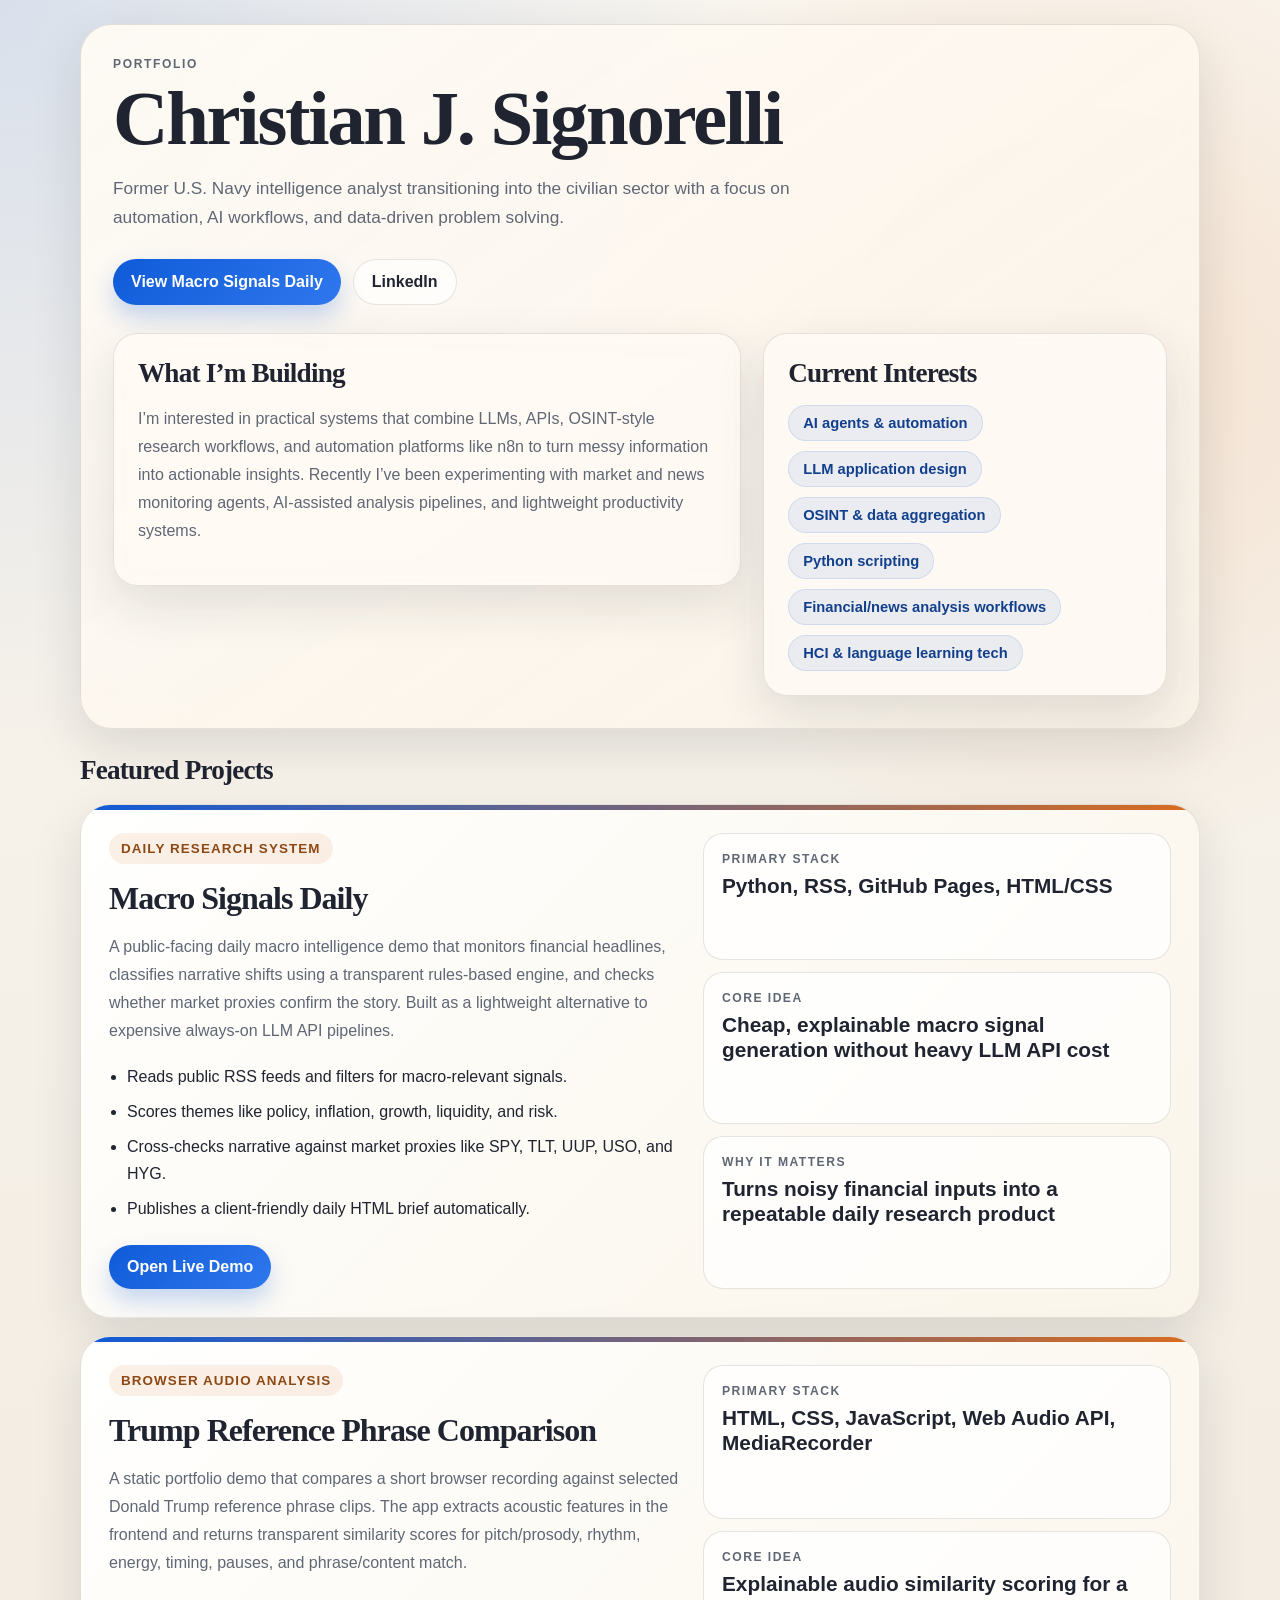
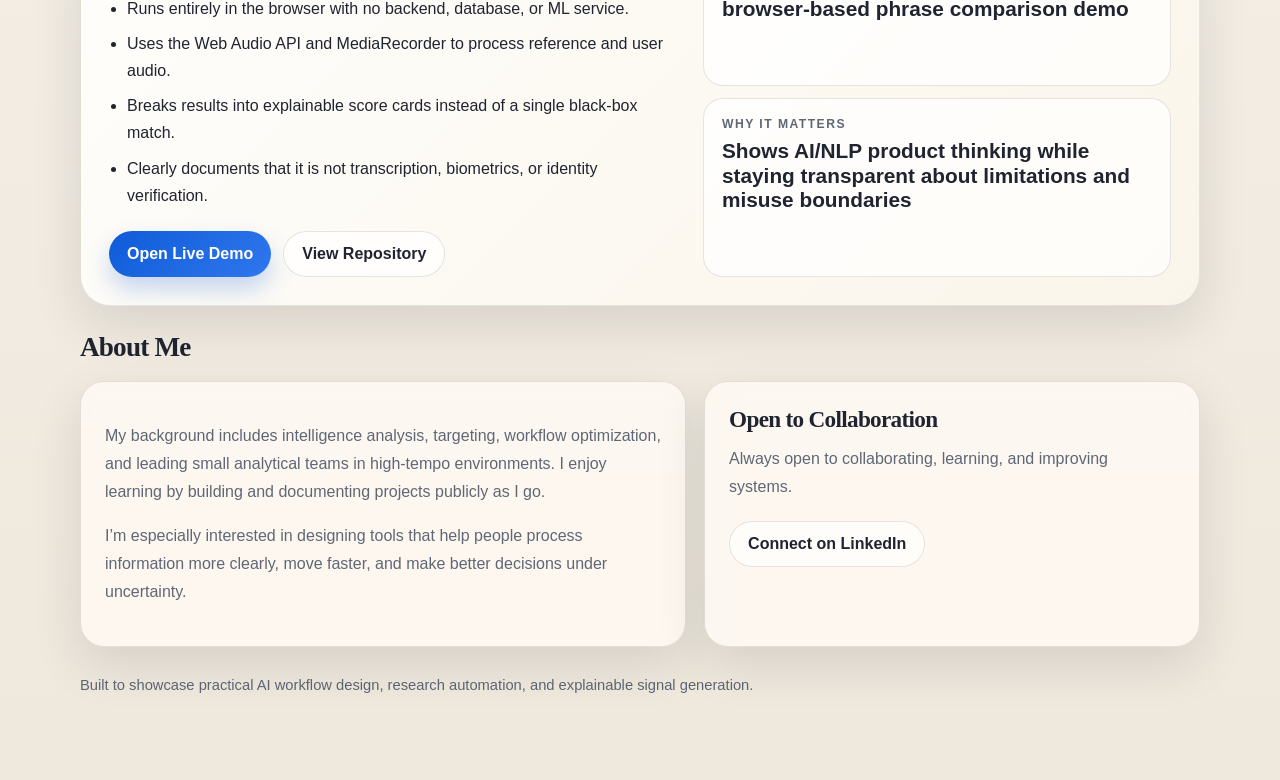
<file: index.html>
<!DOCTYPE html>
<html lang="en">
<head>
  <meta charset="UTF-8" />
  <meta name="viewport" content="width=device-width, initial-scale=1.0" />
  <title>Christian J. Signorelli | Portfolio</title>
  <meta
    name="description"
    content="Portfolio of Christian J. Signorelli, a former U.S. Navy intelligence analyst building practical automation, AI, and data-driven workflows."
  />
  <style>
    :root {
      --bg: #efe8dd;
      --panel: rgba(255, 251, 245, 0.82);
      --panel-strong: #fffaf3;
      --ink: #1f2430;
      --muted: #5f6775;
      --line: rgba(50, 40, 25, 0.12);
      --accent: #0f5bd8;
      --accent-2: #d96c1f;
      --shadow: 0 18px 50px rgba(26, 32, 44, 0.12);
      --radius: 24px;
    }

    * {
      box-sizing: border-box;
    }

    html {
      scroll-behavior: smooth;
    }

    body {
      margin: 0;
      color: var(--ink);
      background:
        radial-gradient(circle at top left, rgba(15, 91, 216, 0.14), transparent 28%),
        radial-gradient(circle at 85% 15%, rgba(217, 108, 31, 0.14), transparent 22%),
        linear-gradient(180deg, #faf6ef 0%, var(--bg) 100%);
      font-family: "Avenir Next", "Segoe UI", "Helvetica Neue", sans-serif;
    }

    a {
      color: inherit;
      text-decoration: none;
    }

    .page {
      width: min(1120px, calc(100vw - 32px));
      margin: 0 auto;
      padding: 24px 0 72px;
    }

    .hero {
      position: relative;
      overflow: hidden;
      border: 1px solid var(--line);
      border-radius: 32px;
      padding: 32px;
      background: linear-gradient(145deg, rgba(255, 251, 245, 0.94), rgba(250, 243, 232, 0.88));
      box-shadow: var(--shadow);
      backdrop-filter: blur(12px);
    }

    .hero::after {
      content: "";
      position: absolute;
      inset: auto -8% -38% auto;
      width: 280px;
      height: 280px;
      border-radius: 50%;
      background: radial-gradient(circle, rgba(15, 91, 216, 0.18), transparent 68%);
      pointer-events: none;
    }

    .eyebrow {
      margin: 0 0 12px;
      color: var(--muted);
      font-size: 12px;
      font-weight: 700;
      letter-spacing: 0.14em;
      text-transform: uppercase;
    }

    h1,
    h2,
    h3 {
      font-family: "Iowan Old Style", "Palatino Linotype", "Book Antiqua", Georgia, serif;
      letter-spacing: -0.03em;
      margin: 0;
    }

    h1 {
      max-width: 900px;
      font-size: clamp(2.7rem, 6vw, 5.4rem);
      line-height: 0.95;
    }

    .lead {
      max-width: 760px;
      margin-top: 18px;
      color: var(--muted);
      font-size: 1.08rem;
      line-height: 1.7;
    }

    .hero-grid {
      display: grid;
      grid-template-columns: 1.4fr 0.9fr;
      gap: 22px;
      margin-top: 28px;
      align-items: start;
    }

    .panel {
      border: 1px solid var(--line);
      border-radius: var(--radius);
      background: var(--panel);
      box-shadow: var(--shadow);
      backdrop-filter: blur(10px);
    }

    .panel-inner {
      padding: 24px;
    }

    .meta-list,
    .interest-list {
      display: flex;
      flex-wrap: wrap;
      gap: 10px;
      margin-top: 16px;
    }

    .tag {
      padding: 9px 14px;
      border-radius: 999px;
      background: rgba(15, 91, 216, 0.08);
      border: 1px solid rgba(15, 91, 216, 0.12);
      color: #113f8c;
      font-size: 0.92rem;
      font-weight: 600;
    }

    .actions {
      display: flex;
      flex-wrap: wrap;
      gap: 12px;
      margin-top: 26px;
    }

    .button {
      display: inline-flex;
      align-items: center;
      justify-content: center;
      padding: 13px 18px;
      border-radius: 999px;
      font-weight: 700;
      transition: transform 140ms ease, box-shadow 140ms ease, background 140ms ease;
    }

    .button:hover {
      transform: translateY(-1px);
    }

    .button-primary {
      background: linear-gradient(135deg, var(--accent), #2f77ed);
      color: white;
      box-shadow: 0 12px 24px rgba(15, 91, 216, 0.24);
    }

    .button-secondary {
      background: rgba(255, 255, 255, 0.68);
      border: 1px solid var(--line);
      color: var(--ink);
    }

    .section {
      margin-top: 26px;
    }

    .section-title {
      margin-bottom: 14px;
      font-size: 1.7rem;
    }

    .section-copy {
      max-width: 860px;
      color: var(--muted);
      line-height: 1.75;
      font-size: 1rem;
    }

    .project-card {
      position: relative;
      overflow: hidden;
      margin-top: 18px;
      border: 1px solid var(--line);
      border-radius: 30px;
      background:
        linear-gradient(135deg, rgba(255,255,255,0.92), rgba(250,244,233,0.92)),
        var(--panel-strong);
      box-shadow: var(--shadow);
    }

    .project-card::before {
      content: "";
      position: absolute;
      inset: 0 auto auto 0;
      width: 100%;
      height: 5px;
      background: linear-gradient(90deg, var(--accent), var(--accent-2));
    }

    .project-grid {
      display: grid;
      grid-template-columns: 1.1fr 0.9fr;
      gap: 22px;
      padding: 28px;
    }

    .project-label {
      display: inline-flex;
      align-items: center;
      gap: 8px;
      padding: 8px 12px;
      border-radius: 999px;
      background: rgba(217, 108, 31, 0.1);
      color: #8d4814;
      font-size: 0.84rem;
      font-weight: 700;
      text-transform: uppercase;
      letter-spacing: 0.08em;
    }

    .project-copy {
      margin-top: 16px;
      color: var(--muted);
      font-size: 1rem;
      line-height: 1.75;
    }

    .project-points {
      margin: 18px 0 0;
      padding-left: 18px;
      color: var(--ink);
      line-height: 1.7;
    }

    .project-points li + li {
      margin-top: 8px;
    }

    .stats {
      display: grid;
      gap: 12px;
    }

    .stat {
      padding: 18px;
      border-radius: 20px;
      background: rgba(255, 255, 255, 0.72);
      border: 1px solid var(--line);
    }

    .stat-label {
      font-size: 0.76rem;
      font-weight: 700;
      color: var(--muted);
      text-transform: uppercase;
      letter-spacing: 0.12em;
    }

    .stat-value {
      margin-top: 8px;
      font-size: 1.3rem;
      font-weight: 800;
      line-height: 1.2;
    }

    .about-layout {
      display: grid;
      grid-template-columns: 1.1fr 0.9fr;
      gap: 18px;
      margin-top: 18px;
    }

    .footer-note {
      margin-top: 30px;
      color: var(--muted);
      font-size: 0.92rem;
    }

    @media (max-width: 900px) {
      .hero-grid,
      .project-grid,
      .about-layout {
        grid-template-columns: 1fr;
      }
    }

    @media (max-width: 640px) {
      .page {
        width: min(100vw - 18px, 1120px);
        padding-top: 10px;
      }

      .hero,
      .project-card,
      .panel {
        border-radius: 22px;
      }

      .hero {
        padding: 22px;
      }

      .project-grid {
        padding: 22px;
      }
    }
  </style>
</head>
<body>
  <main class="page">
    <section class="hero">
      <p class="eyebrow">Portfolio</p>
      <h1>Christian J. Signorelli</h1>
      <p class="lead">
        Former U.S. Navy intelligence analyst transitioning into the civilian sector
        with a focus on automation, AI workflows, and data-driven problem solving.
      </p>

      <div class="actions">
        <a class="button button-primary" href="./macro-signals-daily/">View Macro Signals Daily</a>
        <a class="button button-secondary" href="https://www.linkedin.com/in/christian-j-signorelli" target="_blank" rel="noreferrer">LinkedIn</a>
      </div>

      <div class="hero-grid">
        <div class="panel">
          <div class="panel-inner">
            <h2 class="section-title">What I’m Building</h2>
            <p class="section-copy">
              I’m interested in practical systems that combine LLMs, APIs, OSINT-style
              research workflows, and automation platforms like n8n to turn messy
              information into actionable insights. Recently I’ve been experimenting
              with market and news monitoring agents, AI-assisted analysis pipelines,
              and lightweight productivity systems.
            </p>
          </div>
        </div>

        <div class="panel">
          <div class="panel-inner">
            <h2 class="section-title">Current Interests</h2>
            <div class="interest-list">
              <span class="tag">AI agents & automation</span>
              <span class="tag">LLM application design</span>
              <span class="tag">OSINT & data aggregation</span>
              <span class="tag">Python scripting</span>
              <span class="tag">Financial/news analysis workflows</span>
              <span class="tag">HCI & language learning tech</span>
            </div>
          </div>
        </div>
      </div>
    </section>

    <section class="section">
      <h2 class="section-title">Featured Projects</h2>
      <article class="project-card">
        <div class="project-grid">
          <div>
            <span class="project-label">Daily Research System</span>
            <h3 style="margin-top: 16px; font-size: 2rem;">Macro Signals Daily</h3>
            <p class="project-copy">
              A public-facing daily macro intelligence demo that monitors financial
              headlines, classifies narrative shifts using a transparent rules-based
              engine, and checks whether market proxies confirm the story. Built as a
              lightweight alternative to expensive always-on LLM API pipelines.
            </p>
            <ul class="project-points">
              <li>Reads public RSS feeds and filters for macro-relevant signals.</li>
              <li>Scores themes like policy, inflation, growth, liquidity, and risk.</li>
              <li>Cross-checks narrative against market proxies like SPY, TLT, UUP, USO, and HYG.</li>
              <li>Publishes a client-friendly daily HTML brief automatically.</li>
            </ul>
            <div class="actions" style="margin-top: 22px;">
              <a class="button button-primary" href="./macro-signals-daily/">Open Live Demo</a>
            </div>
          </div>

          <div class="stats">
            <div class="stat">
              <div class="stat-label">Primary Stack</div>
              <div class="stat-value">Python, RSS, GitHub Pages, HTML/CSS</div>
            </div>
            <div class="stat">
              <div class="stat-label">Core Idea</div>
              <div class="stat-value">Cheap, explainable macro signal generation without heavy LLM API cost</div>
            </div>
            <div class="stat">
              <div class="stat-label">Why It Matters</div>
              <div class="stat-value">Turns noisy financial inputs into a repeatable daily research product</div>
            </div>
          </div>
        </div>
      </article>

      <article class="project-card">
        <div class="project-grid">
          <div>
            <span class="project-label">Browser Audio Analysis</span>
            <h3 style="margin-top: 16px; font-size: 2rem;">Trump Reference Phrase Comparison</h3>
            <p class="project-copy">
              A static portfolio demo that compares a short browser recording against
              selected Donald Trump reference phrase clips. The app extracts acoustic
              features in the frontend and returns transparent similarity scores for
              pitch/prosody, rhythm, energy, timing, pauses, and phrase/content match.
            </p>
            <ul class="project-points">
              <li>Runs entirely in the browser with no backend, database, or ML service.</li>
              <li>Uses the Web Audio API and MediaRecorder to process reference and user audio.</li>
              <li>Breaks results into explainable score cards instead of a single black-box match.</li>
              <li>Clearly documents that it is not transcription, biometrics, or identity verification.</li>
            </ul>
            <div class="actions" style="margin-top: 22px;">
              <a class="button button-primary" href="https://christiansignorelli.github.io/trump-reference-phrase-comparison/" target="_blank" rel="noreferrer">Open Live Demo</a>
              <a class="button button-secondary" href="https://github.com/christiansignorelli/trump-reference-phrase-comparison" target="_blank" rel="noreferrer">View Repository</a>
            </div>
          </div>

          <div class="stats">
            <div class="stat">
              <div class="stat-label">Primary Stack</div>
              <div class="stat-value">HTML, CSS, JavaScript, Web Audio API, MediaRecorder</div>
            </div>
            <div class="stat">
              <div class="stat-label">Core Idea</div>
              <div class="stat-value">Explainable audio similarity scoring for a browser-based phrase comparison demo</div>
            </div>
            <div class="stat">
              <div class="stat-label">Why It Matters</div>
              <div class="stat-value">Shows AI/NLP product thinking while staying transparent about limitations and misuse boundaries</div>
            </div>
          </div>
        </div>
      </article>
    </section>

    <section class="section">
      <h2 class="section-title">About Me</h2>
      <div class="about-layout">
        <div class="panel">
          <div class="panel-inner">
            <p class="section-copy">
              My background includes intelligence analysis, targeting, workflow
              optimization, and leading small analytical teams in high-tempo
              environments. I enjoy learning by building and documenting projects
              publicly as I go.
            </p>
            <p class="section-copy" style="margin-top: 14px;">
              I’m especially interested in designing tools that help people process
              information more clearly, move faster, and make better decisions under
              uncertainty.
            </p>
          </div>
        </div>

        <div class="panel">
          <div class="panel-inner">
            <h3 style="font-size: 1.45rem;">Open to Collaboration</h3>
            <p class="section-copy" style="margin-top: 12px;">
              Always open to collaborating, learning, and improving systems.
            </p>
            <div class="actions" style="margin-top: 20px;">
              <a class="button button-secondary" href="https://www.linkedin.com/in/christian-j-signorelli" target="_blank" rel="noreferrer">Connect on LinkedIn</a>
            </div>
          </div>
        </div>
      </div>
    </section>

    <p class="footer-note">
      Built to showcase practical AI workflow design, research automation, and
      explainable signal generation.
    </p>
  </main>
</body>
</html>
</file>
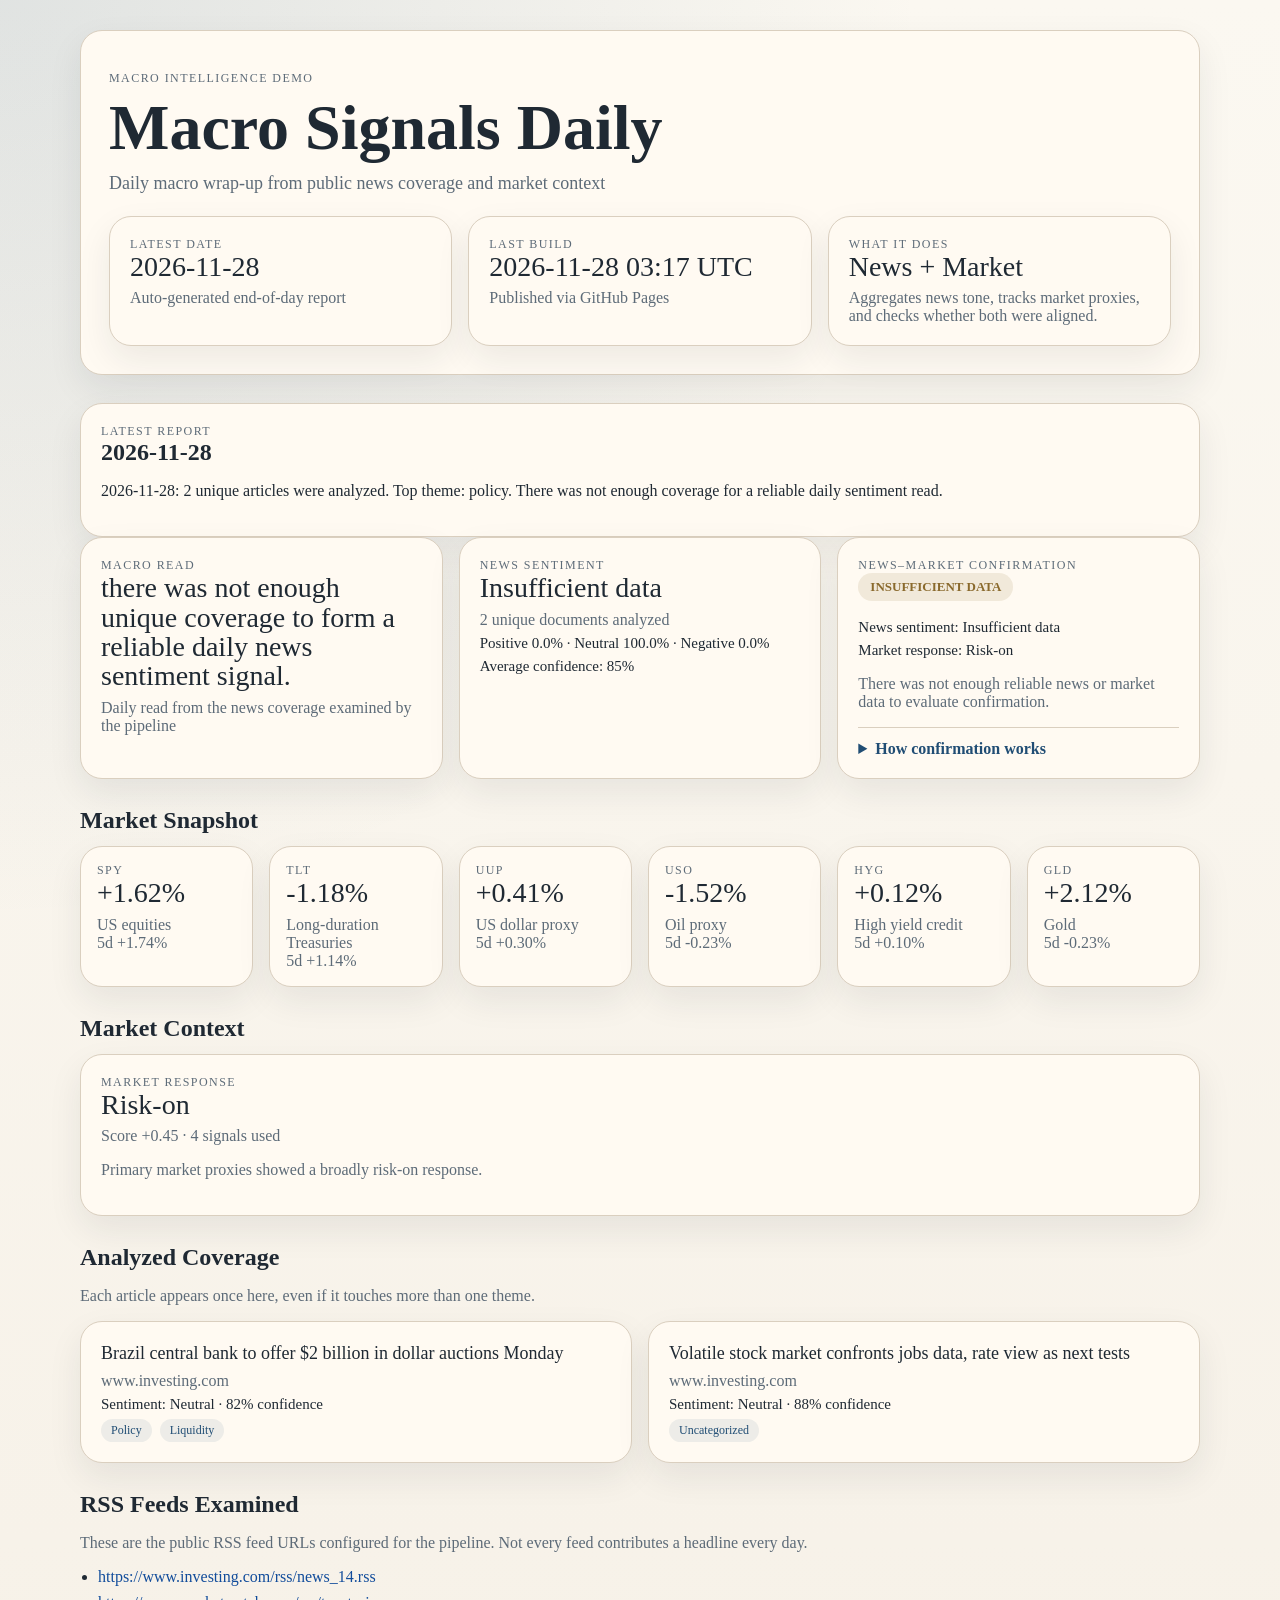
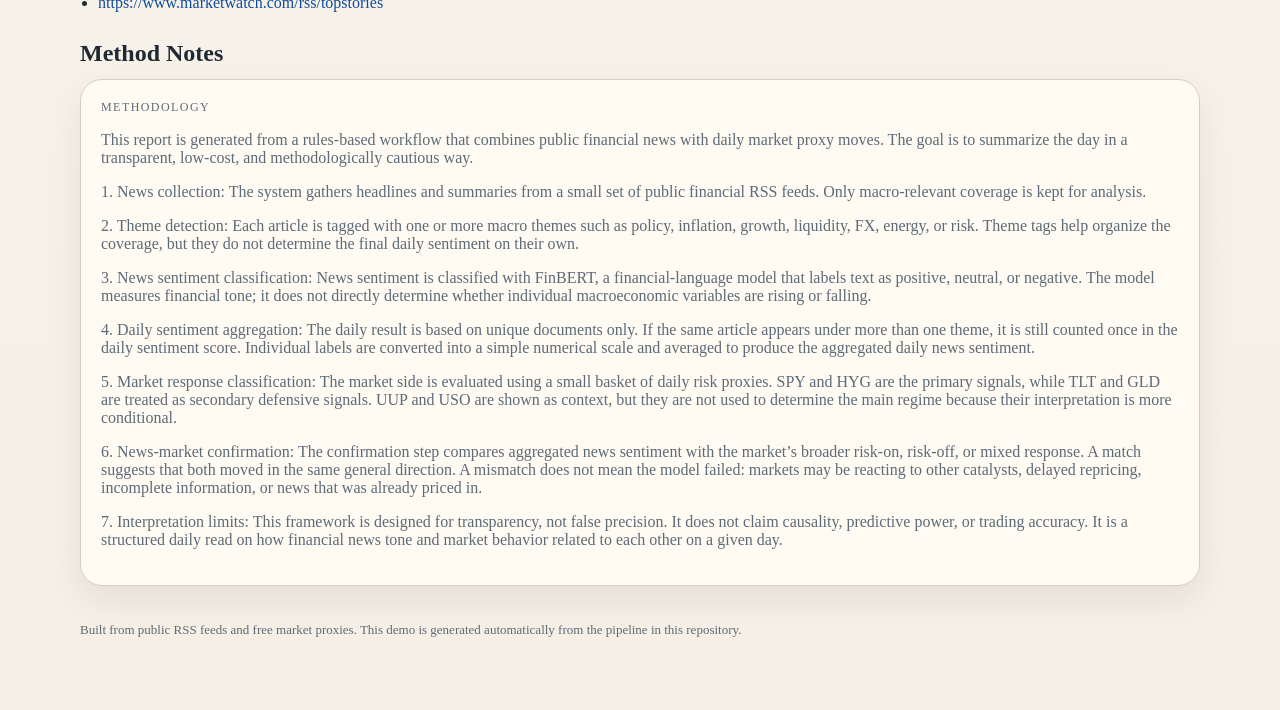
<file: macro-signals-daily/index.html>
<!DOCTYPE html>
<html lang="en">
  <head>
    <meta charset="utf-8">
    <meta name="viewport" content="width=device-width, initial-scale=1">
    <title>Macro Signals Daily</title>
    <meta name="description" content="Daily macro wrap-up from public news coverage and market context">
    <link rel="stylesheet" href="styles.css">
  </head>
  <body>
    <main class="page">
      <section class="hero">
        <p class="eyebrow">Macro Intelligence Demo</p>
        <h1>Macro Signals Daily</h1>
        <p class="tagline">Daily macro wrap-up from public news coverage and market context</p>
        <div class="meta-row">
          <div class="card">
            <div class="kicker">Latest Date</div>
            <div class="value">2026-11-28</div>
            <div class="subtle">Auto-generated end-of-day report</div>
          </div>
          <div class="card">
            <div class="kicker">Last Build</div>
            <div class="value">2026-11-28 03:17 UTC</div>
            <div class="subtle">Published via GitHub Pages</div>
          </div>
          <div class="card">
            <div class="kicker">What It Does</div>
            <div class="value">News + Market</div>
            <div class="subtle">Aggregates news tone, tracks market proxies, and checks whether both were aligned.</div>
          </div>
        </div>
      </section>

      
    <section class="section" id="report-2026-11-28">
      <div class="card">
        <div class="kicker">Latest Report</div>
        <h2>2026-11-28</h2>
        <p>2026-11-28: 2 unique articles were analyzed. Top theme: policy. There was not enough coverage for a reliable daily sentiment read.</p>
      </div>

      <div class="signal-grid">
        <div class="card">
          <div class="kicker">Macro Read</div>
          <div class="value">there was not enough unique coverage to form a reliable daily news sentiment signal.</div>
          <div class="subtle">Daily read from the news coverage examined by the pipeline</div>
        </div>
        
    <div class="card">
      <div class="kicker">News Sentiment</div>
      <div class="value">Insufficient data</div>
      <div class="subtle">2 unique documents analyzed</div>
      <div class="summary-line">Positive 0.0% · Neutral 100.0% · Negative 0.0%</div>
      <div class="summary-line">Average confidence: 85%</div>
    </div>
    
        
    <div class="card">
      <div class="kicker">News–Market Confirmation</div>
      <div class="status-pill status-insufficient-data">INSUFFICIENT DATA</div>
      <div class="summary-line">News sentiment: Insufficient data</div>
      <div class="summary-line">Market response: Risk-on</div>
      <p class="subtle">There was not enough reliable news or market data to evaluate confirmation.</p>
      <details>
        <summary>How confirmation works</summary>
        <p>
          It compares the aggregated tone of unique news documents with a basket of
          risk-on and risk-off proxies. SPY and HYG carry the most weight, while TLT
          and GLD act as lighter defensive signals.
        </p>
      </details>
    </div>
    
      </div>

      <div class="section">
        <h2>Market Snapshot</h2>
        <div class="market-grid">
            <div class="market-card">
              <div class="kicker">SPY</div>
              <div class="value">+1.62%</div>
              <div class="subtle">US equities</div>
              <div class="subtle">5d +1.74%</div>
            </div>
            
            <div class="market-card">
              <div class="kicker">TLT</div>
              <div class="value">-1.18%</div>
              <div class="subtle">Long-duration Treasuries</div>
              <div class="subtle">5d +1.14%</div>
            </div>
            
            <div class="market-card">
              <div class="kicker">UUP</div>
              <div class="value">+0.41%</div>
              <div class="subtle">US dollar proxy</div>
              <div class="subtle">5d +0.30%</div>
            </div>
            
            <div class="market-card">
              <div class="kicker">USO</div>
              <div class="value">-1.52%</div>
              <div class="subtle">Oil proxy</div>
              <div class="subtle">5d -0.23%</div>
            </div>
            
            <div class="market-card">
              <div class="kicker">HYG</div>
              <div class="value">+0.12%</div>
              <div class="subtle">High yield credit</div>
              <div class="subtle">5d +0.10%</div>
            </div>
            
            <div class="market-card">
              <div class="kicker">GLD</div>
              <div class="value">+2.12%</div>
              <div class="subtle">Gold</div>
              <div class="subtle">5d -0.23%</div>
            </div>
            </div>
      </div>

      <div class="section">
        <h2>Market Context</h2>
        
    <div class="card">
      <div class="kicker">Market Response</div>
      <div class="value">Risk-on</div>
      <div class="subtle">Score +0.45 · 4 signals used</div>
      <p class="subtle">Primary market proxies showed a broadly risk-on response.</p>
    </div>
    
      </div>

      <div class="section">
        <h2>Analyzed Coverage</h2>
        <p class="subtle">Each article appears once here, even if it touches more than one theme.</p>
        <div class="coverage-grid">
            <article class="story-card">
              <div class="story-title">Brazil central bank to offer $2 billion in dollar auctions Monday</div>
              <div class="source">www.investing.com</div>
              <div class="summary-line">Sentiment: Neutral · 82% confidence</div>
              <div><span class="tag">Policy</span><span class="tag">Liquidity</span></div>
            </article>
            
            <article class="story-card">
              <div class="story-title">Volatile stock market confronts jobs data, rate view as next tests</div>
              <div class="source">www.investing.com</div>
              <div class="summary-line">Sentiment: Neutral · 88% confidence</div>
              <div><span class="tag">Uncategorized</span></div>
            </article>
            </div>
      </div>

      <div class="section">
        <h2>RSS Feeds Examined</h2>
        <p class="subtle">These are the public RSS feed URLs configured for the pipeline. Not every feed contributes a headline every day.</p>
        <ul class="source-list"><li><a href="https://www.investing.com/rss/news_14.rss" target="_blank" rel="noreferrer">https://www.investing.com/rss/news_14.rss</a></li><li><a href="https://www.marketwatch.com/rss/topstories" target="_blank" rel="noreferrer">https://www.marketwatch.com/rss/topstories</a></li></ul>
      </div>

      <div class="section">
        <h2>Method Notes</h2>
        
    <div class="card">
      <div class="kicker">Methodology</div>
      <p class="subtle">
        This report is generated from a rules-based workflow that combines public financial
        news with daily market proxy moves. The goal is to summarize the day in a transparent,
        low-cost, and methodologically cautious way.
      </p>
      <p class="subtle">
        1. News collection: The system gathers headlines and summaries from a small set of
        public financial RSS feeds. Only macro-relevant coverage is kept for analysis.
      </p>
      <p class="subtle">
        2. Theme detection: Each article is tagged with one or more macro themes such as
        policy, inflation, growth, liquidity, FX, energy, or risk. Theme tags help organize
        the coverage, but they do not determine the final daily sentiment on their own.
      </p>
      <p class="subtle">
        3. News sentiment classification: News sentiment is classified with FinBERT, a
        financial-language model that labels text as positive, neutral, or negative. The
        model measures financial tone; it does not directly determine whether individual
        macroeconomic variables are rising or falling.
      </p>
      <p class="subtle">
        4. Daily sentiment aggregation: The daily result is based on unique documents only.
        If the same article appears under more than one theme, it is still counted once in
        the daily sentiment score. Individual labels are converted into a simple numerical
        scale and averaged to produce the aggregated daily news sentiment.
      </p>
      <p class="subtle">
        5. Market response classification: The market side is evaluated using a small basket
        of daily risk proxies. SPY and HYG are the primary signals, while TLT and GLD are
        treated as secondary defensive signals. UUP and USO are shown as context, but they
        are not used to determine the main regime because their interpretation is more
        conditional.
      </p>
      <p class="subtle">
        6. News-market confirmation: The confirmation step compares aggregated news sentiment
        with the market’s broader risk-on, risk-off, or mixed response. A match suggests
        that both moved in the same general direction. A mismatch does not mean the model
        failed: markets may be reacting to other catalysts, delayed repricing, incomplete
        information, or news that was already priced in.
      </p>
      <p class="subtle">
        7. Interpretation limits: This framework is designed for transparency, not false
        precision. It does not claim causality, predictive power, or trading accuracy. It is
        a structured daily read on how financial news tone and market behavior related to
        each other on a given day.
      </p>
    </div>
    
      </div>
    </section>
    

      <footer class="footer">
        Built from public RSS feeds and free market proxies. This demo is generated automatically from the pipeline in this repository.
      </footer>
    </main>
  </body>
</html>
</file>
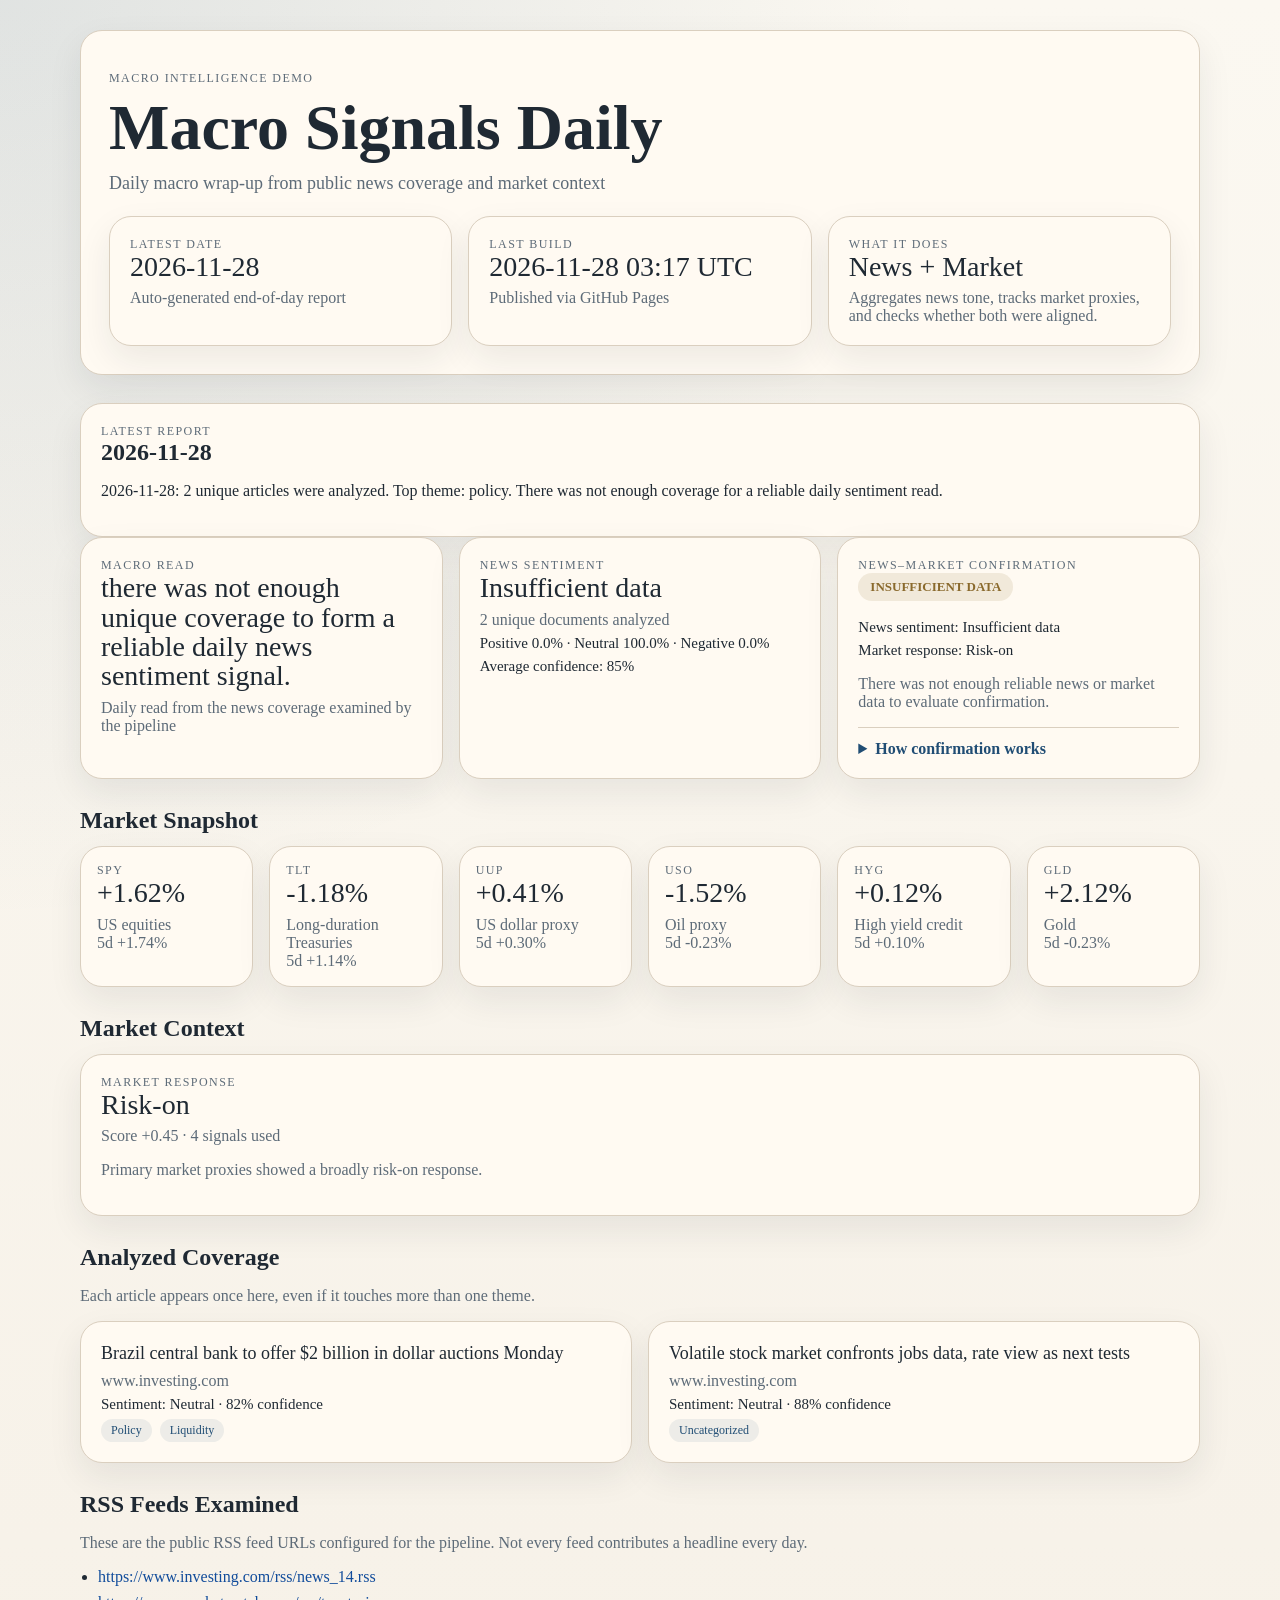
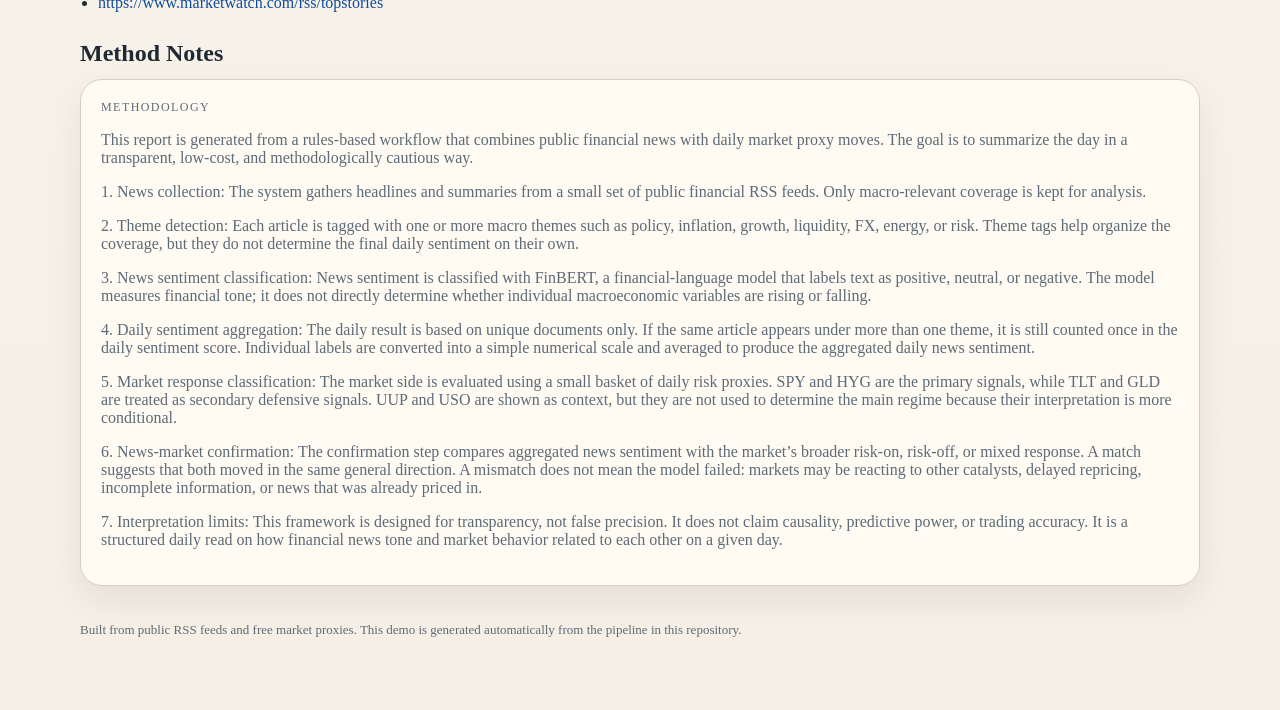
<file: macro-signals/index.html>
<!DOCTYPE html>
<html lang="en">
  <head>
    <meta charset="utf-8">
    <meta name="viewport" content="width=device-width, initial-scale=1">
    <title>Macro Signals moved</title>
    <meta http-equiv="refresh" content="0; url=../macro-signals-daily/">
    <link rel="canonical" href="../macro-signals-daily/">
    <style>
      body {
        margin: 0;
        min-height: 100vh;
        display: grid;
        place-items: center;
        font-family: -apple-system, BlinkMacSystemFont, "Segoe UI", sans-serif;
        color: #1f2933;
        background: #fbf7f0;
      }

      main {
        width: min(560px, calc(100vw - 32px));
        padding: 28px;
        border: 1px solid #d7cfc2;
        background: #fffdf8;
      }

      h1 {
        margin: 0 0 10px;
        font-size: 28px;
      }

      p {
        margin: 0 0 18px;
        color: #5d6b78;
        line-height: 1.55;
      }

      a {
        color: #114c9b;
        font-weight: 700;
      }
    </style>
  </head>
  <body>
    <main>
      <h1>Macro Signals moved</h1>
      <p>The live daily report now lives at Macro Signals Daily.</p>
      <a href="../macro-signals-daily/">Open Macro Signals Daily</a>
    </main>
  </body>
</html>
</file>
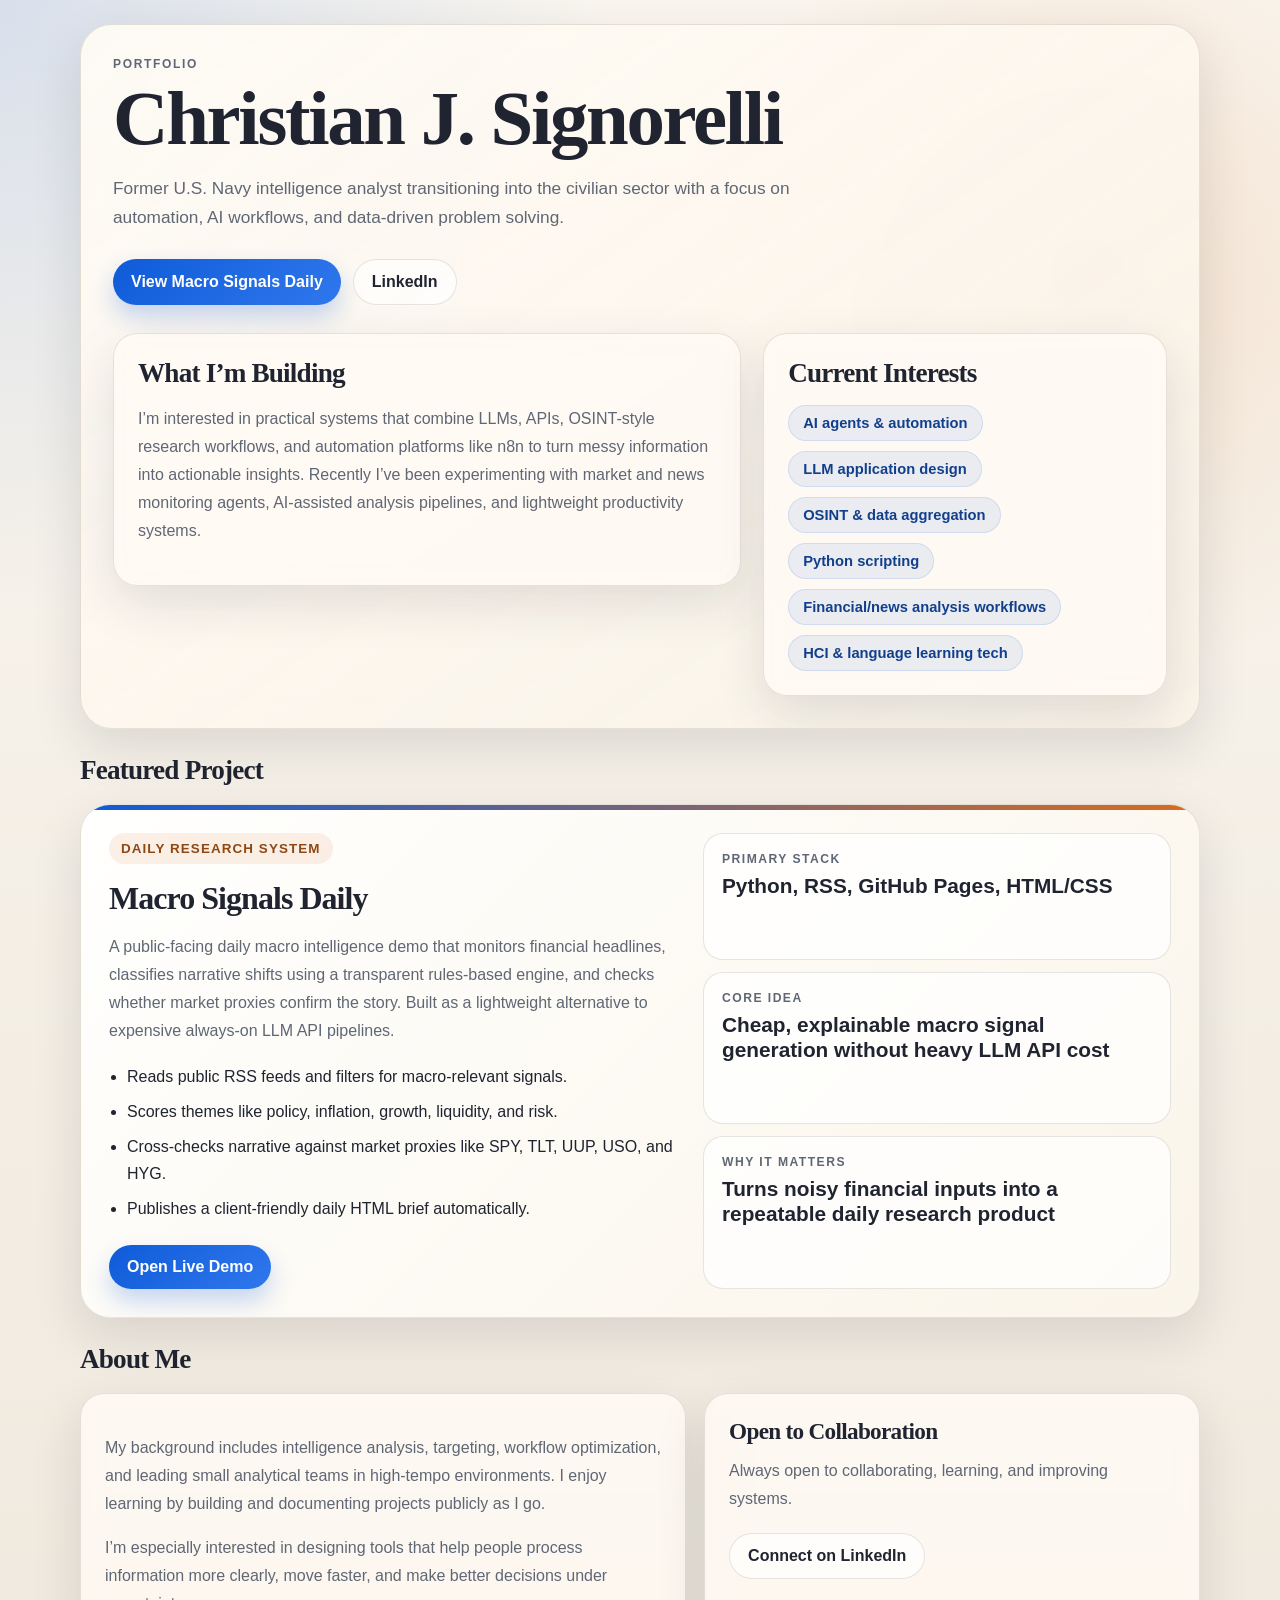
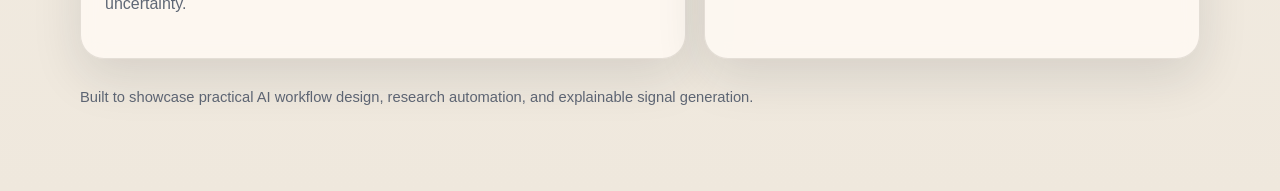
<file: ndex.html>
<!DOCTYPE html>
<html lang="en">
<head>
  <meta charset="UTF-8" />
  <meta name="viewport" content="width=device-width, initial-scale=1.0" />
  <title>Christian J. Signorelli | Portfolio</title>
  <meta
    name="description"
    content="Portfolio of Christian J. Signorelli, a former U.S. Navy intelligence analyst building practical automation, AI, and data-driven workflows."
  />
  <style>
    :root {
      --bg: #efe8dd;
      --panel: rgba(255, 251, 245, 0.82);
      --panel-strong: #fffaf3;
      --ink: #1f2430;
      --muted: #5f6775;
      --line: rgba(50, 40, 25, 0.12);
      --accent: #0f5bd8;
      --accent-2: #d96c1f;
      --shadow: 0 18px 50px rgba(26, 32, 44, 0.12);
      --radius: 24px;
    }

    * {
      box-sizing: border-box;
    }

    html {
      scroll-behavior: smooth;
    }

    body {
      margin: 0;
      color: var(--ink);
      background:
        radial-gradient(circle at top left, rgba(15, 91, 216, 0.14), transparent 28%),
        radial-gradient(circle at 85% 15%, rgba(217, 108, 31, 0.14), transparent 22%),
        linear-gradient(180deg, #faf6ef 0%, var(--bg) 100%);
      font-family: "Avenir Next", "Segoe UI", "Helvetica Neue", sans-serif;
    }

    a {
      color: inherit;
      text-decoration: none;
    }

    .page {
      width: min(1120px, calc(100vw - 32px));
      margin: 0 auto;
      padding: 24px 0 72px;
    }

    .hero {
      position: relative;
      overflow: hidden;
      border: 1px solid var(--line);
      border-radius: 32px;
      padding: 32px;
      background: linear-gradient(145deg, rgba(255, 251, 245, 0.94), rgba(250, 243, 232, 0.88));
      box-shadow: var(--shadow);
      backdrop-filter: blur(12px);
    }

    .hero::after {
      content: "";
      position: absolute;
      inset: auto -8% -38% auto;
      width: 280px;
      height: 280px;
      border-radius: 50%;
      background: radial-gradient(circle, rgba(15, 91, 216, 0.18), transparent 68%);
      pointer-events: none;
    }

    .eyebrow {
      margin: 0 0 12px;
      color: var(--muted);
      font-size: 12px;
      font-weight: 700;
      letter-spacing: 0.14em;
      text-transform: uppercase;
    }

    h1,
    h2,
    h3 {
      font-family: "Iowan Old Style", "Palatino Linotype", "Book Antiqua", Georgia, serif;
      letter-spacing: -0.03em;
      margin: 0;
    }

    h1 {
      max-width: 900px;
      font-size: clamp(2.7rem, 6vw, 5.4rem);
      line-height: 0.95;
    }

    .lead {
      max-width: 760px;
      margin-top: 18px;
      color: var(--muted);
      font-size: 1.08rem;
      line-height: 1.7;
    }

    .hero-grid {
      display: grid;
      grid-template-columns: 1.4fr 0.9fr;
      gap: 22px;
      margin-top: 28px;
      align-items: start;
    }

    .panel {
      border: 1px solid var(--line);
      border-radius: var(--radius);
      background: var(--panel);
      box-shadow: var(--shadow);
      backdrop-filter: blur(10px);
    }

    .panel-inner {
      padding: 24px;
    }

    .meta-list,
    .interest-list {
      display: flex;
      flex-wrap: wrap;
      gap: 10px;
      margin-top: 16px;
    }

    .tag {
      padding: 9px 14px;
      border-radius: 999px;
      background: rgba(15, 91, 216, 0.08);
      border: 1px solid rgba(15, 91, 216, 0.12);
      color: #113f8c;
      font-size: 0.92rem;
      font-weight: 600;
    }

    .actions {
      display: flex;
      flex-wrap: wrap;
      gap: 12px;
      margin-top: 26px;
    }

    .button {
      display: inline-flex;
      align-items: center;
      justify-content: center;
      padding: 13px 18px;
      border-radius: 999px;
      font-weight: 700;
      transition: transform 140ms ease, box-shadow 140ms ease, background 140ms ease;
    }

    .button:hover {
      transform: translateY(-1px);
    }

    .button-primary {
      background: linear-gradient(135deg, var(--accent), #2f77ed);
      color: white;
      box-shadow: 0 12px 24px rgba(15, 91, 216, 0.24);
    }

    .button-secondary {
      background: rgba(255, 255, 255, 0.68);
      border: 1px solid var(--line);
      color: var(--ink);
    }

    .section {
      margin-top: 26px;
    }

    .section-title {
      margin-bottom: 14px;
      font-size: 1.7rem;
    }

    .section-copy {
      max-width: 860px;
      color: var(--muted);
      line-height: 1.75;
      font-size: 1rem;
    }

    .project-card {
      position: relative;
      overflow: hidden;
      margin-top: 18px;
      border: 1px solid var(--line);
      border-radius: 30px;
      background:
        linear-gradient(135deg, rgba(255,255,255,0.92), rgba(250,244,233,0.92)),
        var(--panel-strong);
      box-shadow: var(--shadow);
    }

    .project-card::before {
      content: "";
      position: absolute;
      inset: 0 auto auto 0;
      width: 100%;
      height: 5px;
      background: linear-gradient(90deg, var(--accent), var(--accent-2));
    }

    .project-grid {
      display: grid;
      grid-template-columns: 1.1fr 0.9fr;
      gap: 22px;
      padding: 28px;
    }

    .project-label {
      display: inline-flex;
      align-items: center;
      gap: 8px;
      padding: 8px 12px;
      border-radius: 999px;
      background: rgba(217, 108, 31, 0.1);
      color: #8d4814;
      font-size: 0.84rem;
      font-weight: 700;
      text-transform: uppercase;
      letter-spacing: 0.08em;
    }

    .project-copy {
      margin-top: 16px;
      color: var(--muted);
      font-size: 1rem;
      line-height: 1.75;
    }

    .project-points {
      margin: 18px 0 0;
      padding-left: 18px;
      color: var(--ink);
      line-height: 1.7;
    }

    .project-points li + li {
      margin-top: 8px;
    }

    .stats {
      display: grid;
      gap: 12px;
    }

    .stat {
      padding: 18px;
      border-radius: 20px;
      background: rgba(255, 255, 255, 0.72);
      border: 1px solid var(--line);
    }

    .stat-label {
      font-size: 0.76rem;
      font-weight: 700;
      color: var(--muted);
      text-transform: uppercase;
      letter-spacing: 0.12em;
    }

    .stat-value {
      margin-top: 8px;
      font-size: 1.3rem;
      font-weight: 800;
      line-height: 1.2;
    }

    .about-layout {
      display: grid;
      grid-template-columns: 1.1fr 0.9fr;
      gap: 18px;
      margin-top: 18px;
    }

    .footer-note {
      margin-top: 30px;
      color: var(--muted);
      font-size: 0.92rem;
    }

    @media (max-width: 900px) {
      .hero-grid,
      .project-grid,
      .about-layout {
        grid-template-columns: 1fr;
      }
    }

    @media (max-width: 640px) {
      .page {
        width: min(100vw - 18px, 1120px);
        padding-top: 10px;
      }

      .hero,
      .project-card,
      .panel {
        border-radius: 22px;
      }

      .hero {
        padding: 22px;
      }

      .project-grid {
        padding: 22px;
      }
    }
  </style>
</head>
<body>
  <main class="page">
    <section class="hero">
      <p class="eyebrow">Portfolio</p>
      <h1>Christian J. Signorelli</h1>
      <p class="lead">
        Former U.S. Navy intelligence analyst transitioning into the civilian sector
        with a focus on automation, AI workflows, and data-driven problem solving.
      </p>

      <div class="actions">
        <a class="button button-primary" href="./macro-signals-daily/">View Macro Signals Daily</a>
        <a class="button button-secondary" href="https://www.linkedin.com/in/christian-j-signorelli" target="_blank" rel="noreferrer">LinkedIn</a>
      </div>

      <div class="hero-grid">
        <div class="panel">
          <div class="panel-inner">
            <h2 class="section-title">What I’m Building</h2>
            <p class="section-copy">
              I’m interested in practical systems that combine LLMs, APIs, OSINT-style
              research workflows, and automation platforms like n8n to turn messy
              information into actionable insights. Recently I’ve been experimenting
              with market and news monitoring agents, AI-assisted analysis pipelines,
              and lightweight productivity systems.
            </p>
          </div>
        </div>

        <div class="panel">
          <div class="panel-inner">
            <h2 class="section-title">Current Interests</h2>
            <div class="interest-list">
              <span class="tag">AI agents & automation</span>
              <span class="tag">LLM application design</span>
              <span class="tag">OSINT & data aggregation</span>
              <span class="tag">Python scripting</span>
              <span class="tag">Financial/news analysis workflows</span>
              <span class="tag">HCI & language learning tech</span>
            </div>
          </div>
        </div>
      </div>
    </section>

    <section class="section">
      <h2 class="section-title">Featured Project</h2>
      <article class="project-card">
        <div class="project-grid">
          <div>
            <span class="project-label">Daily Research System</span>
            <h3 style="margin-top: 16px; font-size: 2rem;">Macro Signals Daily</h3>
            <p class="project-copy">
              A public-facing daily macro intelligence demo that monitors financial
              headlines, classifies narrative shifts using a transparent rules-based
              engine, and checks whether market proxies confirm the story. Built as a
              lightweight alternative to expensive always-on LLM API pipelines.
            </p>
            <ul class="project-points">
              <li>Reads public RSS feeds and filters for macro-relevant signals.</li>
              <li>Scores themes like policy, inflation, growth, liquidity, and risk.</li>
              <li>Cross-checks narrative against market proxies like SPY, TLT, UUP, USO, and HYG.</li>
              <li>Publishes a client-friendly daily HTML brief automatically.</li>
            </ul>
            <div class="actions" style="margin-top: 22px;">
              <a class="button button-primary" href="./macro-signals-daily/">Open Live Demo</a>
            </div>
          </div>

          <div class="stats">
            <div class="stat">
              <div class="stat-label">Primary Stack</div>
              <div class="stat-value">Python, RSS, GitHub Pages, HTML/CSS</div>
            </div>
            <div class="stat">
              <div class="stat-label">Core Idea</div>
              <div class="stat-value">Cheap, explainable macro signal generation without heavy LLM API cost</div>
            </div>
            <div class="stat">
              <div class="stat-label">Why It Matters</div>
              <div class="stat-value">Turns noisy financial inputs into a repeatable daily research product</div>
            </div>
          </div>
        </div>
      </article>
    </section>

    <section class="section">
      <h2 class="section-title">About Me</h2>
      <div class="about-layout">
        <div class="panel">
          <div class="panel-inner">
            <p class="section-copy">
              My background includes intelligence analysis, targeting, workflow
              optimization, and leading small analytical teams in high-tempo
              environments. I enjoy learning by building and documenting projects
              publicly as I go.
            </p>
            <p class="section-copy" style="margin-top: 14px;">
              I’m especially interested in designing tools that help people process
              information more clearly, move faster, and make better decisions under
              uncertainty.
            </p>
          </div>
        </div>

        <div class="panel">
          <div class="panel-inner">
            <h3 style="font-size: 1.45rem;">Open to Collaboration</h3>
            <p class="section-copy" style="margin-top: 12px;">
              Always open to collaborating, learning, and improving systems.
            </p>
            <div class="actions" style="margin-top: 20px;">
              <a class="button button-secondary" href="https://www.linkedin.com/in/christian-j-signorelli" target="_blank" rel="noreferrer">Connect on LinkedIn</a>
            </div>
          </div>
        </div>
      </div>
    </section>

    <p class="footer-note">
      Built to showcase practical AI workflow design, research automation, and
      explainable signal generation.
    </p>
  </main>
</body>
</html>
</file>
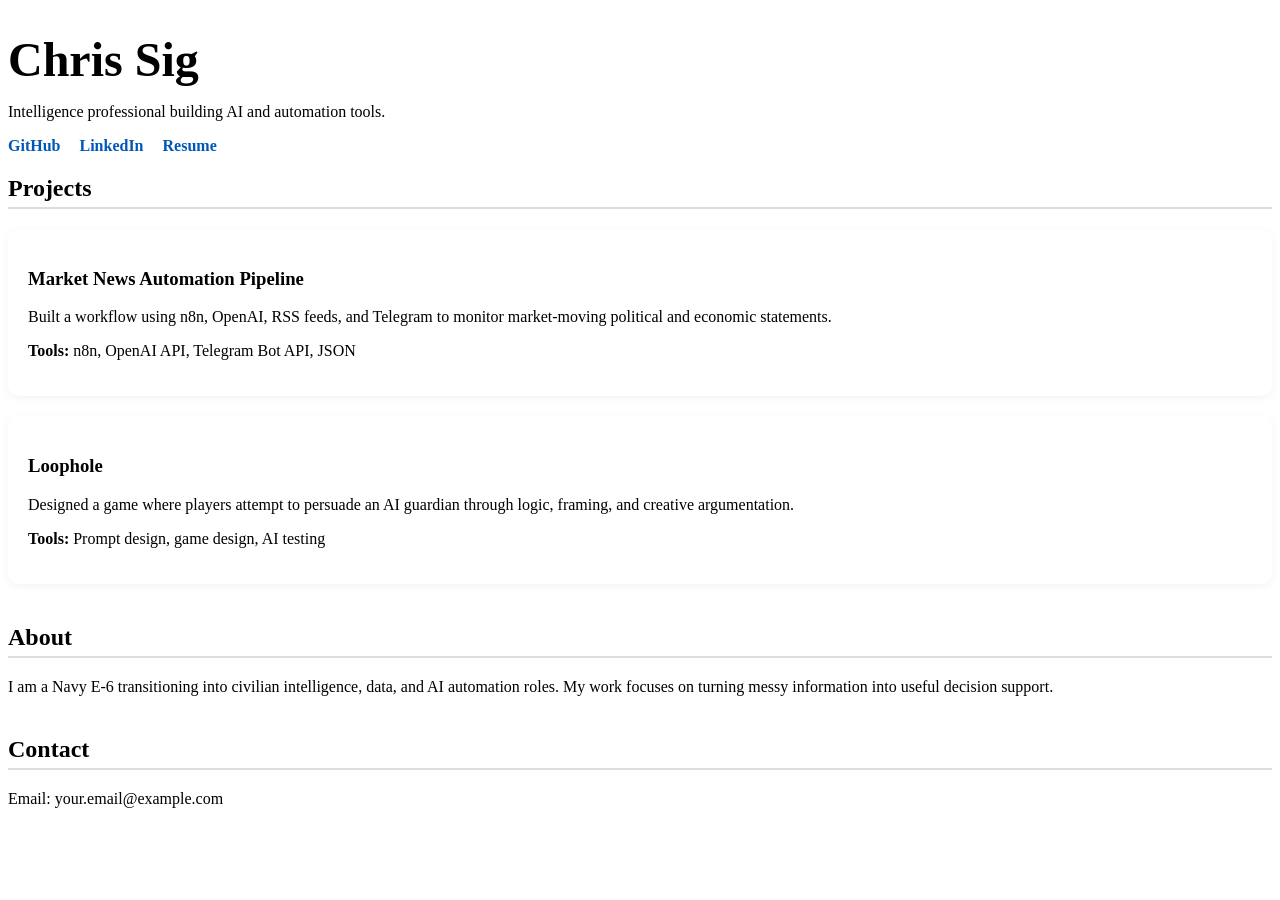
<file: preview.html>
<!DOCTYPE html>
<html lang="en">
<head>
  <meta charset="UTF-8" />
  <meta name="viewport" content="width=device-width, initial-scale=1.0" />
  <title>Chris Sig | Portfolio</title>
  <link rel="stylesheet" href="style.css" />
</head>
<body>
  <header>
    <h1>Chris Sig</h1>
    <p>Intelligence professional building AI and automation tools.</p>
    <a href="#">GitHub</a>
    <a href="#">LinkedIn</a>
    <a href="#">Resume</a>
  </header>

  <section>
    <h2>Projects</h2>

    <div class="project">
      <h3>Market News Automation Pipeline</h3>
      <p>
        Built a workflow using n8n, OpenAI, RSS feeds, and Telegram to monitor
        market-moving political and economic statements.
      </p>
      <p><strong>Tools:</strong> n8n, OpenAI API, Telegram Bot API, JSON</p>
    </div>

    <div class="project">
      <h3>Loophole</h3>
      <p>
        Designed a game where players attempt to persuade an AI guardian through
        logic, framing, and creative argumentation.
      </p>
      <p><strong>Tools:</strong> Prompt design, game design, AI testing</p>
    </div>
  </section>

  <section>
    <h2>About</h2>
    <p>
      I am a Navy E-6 transitioning into civilian intelligence, data, and AI
      automation roles. My work focuses on turning messy information into useful
      decision support.
    </p>
  </section>

  <section>
    <h2>Contact</h2>
    <p>Email: your.email@example.com</p>
  </section>
</body>
</html>
</file>
<file: macro-signals-daily/styles.css>
:root {
  --bg: #f5efe5;
  --panel: #fffaf2;
  --panel-strong: #f1e8d9;
  --ink: #1f2933;
  --muted: #5d6b78;
  --line: #dacfbf;
  --accent: #204d74;
  --good: #1f6b44;
  --bad: #8f2f2d;
  --soft: #8a6a2d;
  --shadow: 0 14px 34px rgba(31, 41, 51, 0.08);
}
* { box-sizing: border-box; }
body {
  margin: 0;
  font-family: Georgia, "Times New Roman", serif;
  color: var(--ink);
  background:
    radial-gradient(circle at top left, rgba(32, 77, 116, 0.12), transparent 35%),
    linear-gradient(180deg, #fbf8f1 0%, var(--bg) 100%);
}
.page {
  width: min(1120px, calc(100vw - 32px));
  margin: 0 auto;
  padding: 30px 0 72px;
}
.hero, .card, .market-card, .story-card {
  background: var(--panel);
  border: 1px solid var(--line);
  border-radius: 22px;
  box-shadow: var(--shadow);
}
.hero { padding: 28px; }
.card, .story-card { padding: 20px; }
.market-card { padding: 16px; }
.eyebrow, .kicker {
  text-transform: uppercase;
  letter-spacing: 0.12em;
  font-size: 12px;
  color: var(--muted);
}
h1 { margin: 0; font-size: clamp(34px, 6vw, 64px); line-height: 0.95; }
h2 { margin: 0 0 12px; font-size: 24px; }
h3 { margin: 0 0 10px; font-size: 18px; }
.tagline, .subtle, .source, .footer, details p, details li {
  color: var(--muted);
}
.tagline {
  margin: 14px 0 0;
  max-width: 720px;
  font-size: 18px;
}
.section { margin-top: 28px; }
.meta-row, .signal-grid, .market-grid, .coverage-grid {
  display: grid;
  gap: 16px;
}
.meta-row { margin-top: 22px; grid-template-columns: repeat(auto-fit, minmax(180px, 1fr)); }
.signal-grid { grid-template-columns: repeat(auto-fit, minmax(240px, 1fr)); }
.market-grid { grid-template-columns: repeat(auto-fit, minmax(140px, 1fr)); }
.coverage-grid { grid-template-columns: repeat(auto-fit, minmax(280px, 1fr)); }
.value {
  font-size: 28px;
  line-height: 1.05;
  margin: 0 0 8px;
}
.summary-line {
  font-size: 15px;
  color: var(--ink);
  margin-top: 6px;
}
.status-pill, .tag {
  display: inline-flex;
  align-items: center;
  border-radius: 999px;
}
.status-pill {
  padding: 6px 12px;
  font-size: 13px;
  font-weight: 700;
  margin-bottom: 12px;
  background: var(--panel-strong);
}
.tag {
  margin: 6px 8px 0 0;
  padding: 4px 10px;
  font-size: 12px;
  color: var(--accent);
  background: rgba(32, 77, 116, 0.08);
}
.status-confirmed { color: var(--good); background: rgba(31, 107, 68, 0.12); }
.status-divergent { color: var(--bad); background: rgba(143, 47, 45, 0.12); }
.status-unconfirmed, .status-market-led, .status-neutral, .status-insufficient-data {
  color: var(--soft);
  background: rgba(138, 106, 45, 0.12);
}
.story-card ul, .source-list {
  margin: 12px 0 0;
  padding-left: 18px;
}
.source-list li + li { margin-top: 8px; }
.source-list a {
  color: #114c9b;
  text-decoration: none;
}
.source-list a:hover { text-decoration: underline; }
.story-title {
  font-size: 18px;
  line-height: 1.25;
  margin-bottom: 8px;
}
.footer {
  margin-top: 36px;
  font-size: 13px;
}
details {
  margin-top: 14px;
  padding-top: 12px;
  border-top: 1px solid var(--line);
}
summary {
  cursor: pointer;
  color: var(--accent);
  font-weight: 700;
}
@media (max-width: 720px) {
  .page {
    width: min(100vw - 20px, 1120px);
    padding-top: 16px;
  }
}
</file>
<file: style.css>
h1 {
font-size: 3rem;
margin-bottom: 5px;
}

a {
margin-right: 15px;
color: #0057b8;
text-decoration: none;
font-weight: bold;
}

a:hover {
text-decoration: underline;
}

section {
margin-bottom: 40px;
}

.project {
background: white;
padding: 20px;
margin-bottom: 20px;
border-radius: 10px;
box-shadow: 0 2px 8px rgba(0,0,0,0.05);
}

h2 {
border-bottom: 2px solid #ddd;
padding-bottom: 5px;
}
</file>
